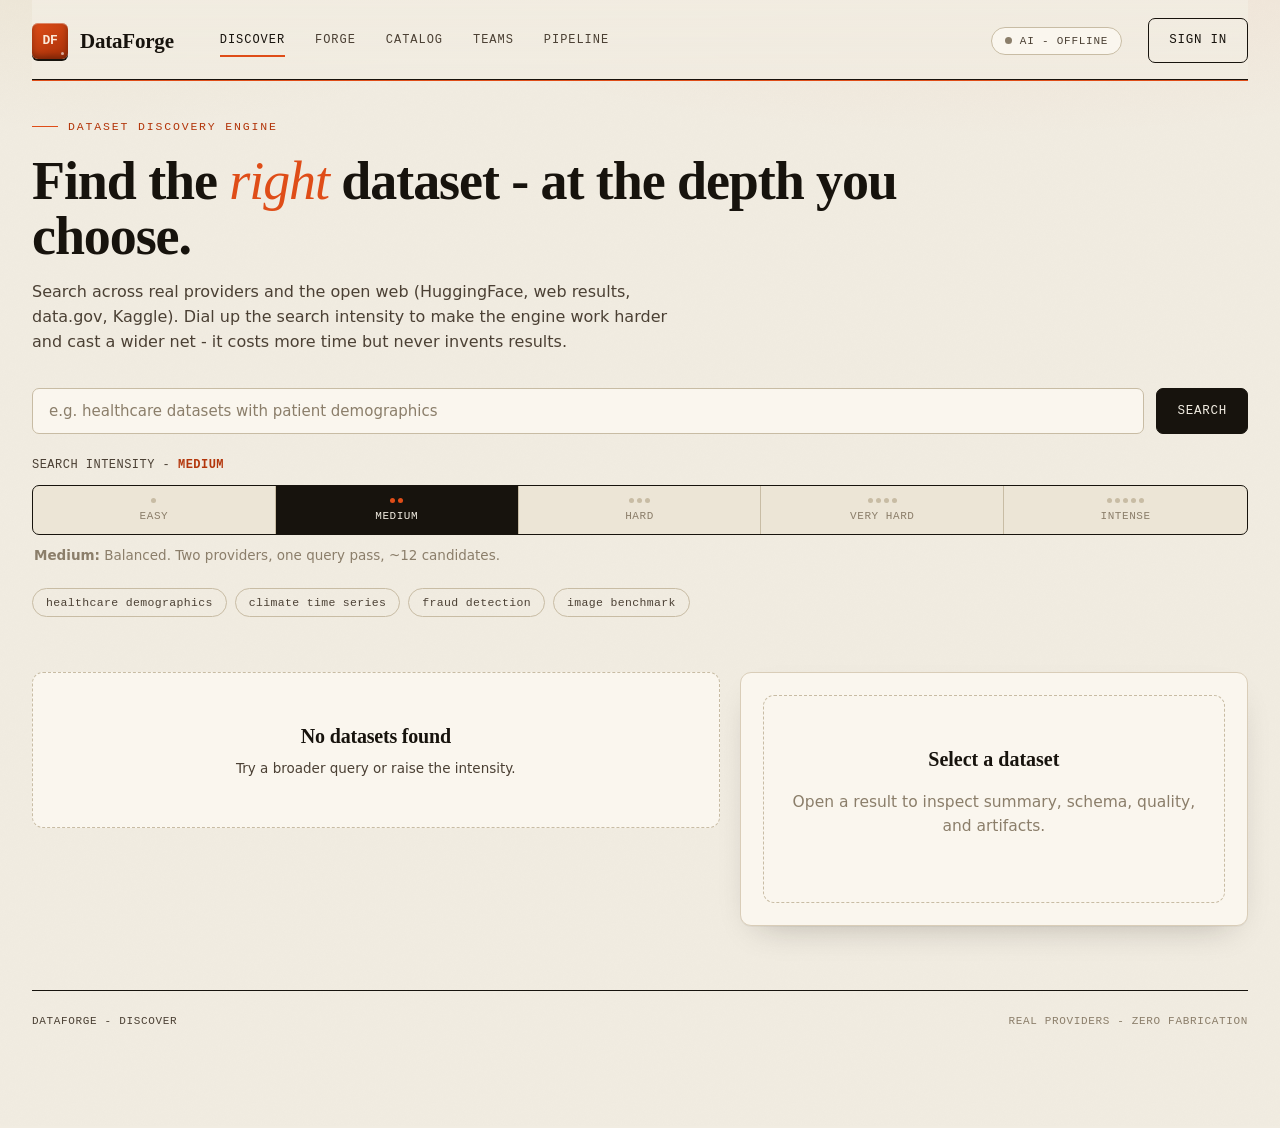
<file: frontend/index.html>
<!doctype html>
<html lang="en">
  <head>
    <meta charset="utf-8" />
    <meta name="viewport" content="width=device-width, initial-scale=1" />
    <title>DataForge - Discover</title>
    <meta name="description" content="Discover datasets across real providers with tunable search intensity." />
    <!-- Point the frontend at your API (defaults to same-origin /api). -->
    <meta name="dataforge-api-base" content="http://127.0.0.1:8000" />
    <link rel="stylesheet" href="styles.css" />
  </head>
  <body data-page="discover">
    <div class="app-shell">
      <header class="topbar">
        <a class="brand" href="index.html" aria-label="DataForge home">
          <span class="brand-mark" aria-hidden="true">DF</span><span>DataForge</span>
        </a>
        <nav class="nav" aria-label="Primary">
          <a href="index.html" aria-current="page">Discover</a>
          <a href="forge.html">Forge</a>
          <a href="catalog.html">Catalog</a>
          <a href="teams.html">Teams</a>
          <a href="pipeline.html">Pipeline</a>
        </nav>
        <button class="provider" id="providerStatus" data-mode="offline" type="button">AI - Offline</button>
        <div class="account" id="accountBox"></div>
      </header>

      <main>
        <section class="page-head">
          <span class="eyebrow">Dataset discovery engine</span>
          <h1>Find the <em>right</em> dataset - at the depth you choose.</h1>
          <p>Search across real providers and the open web (HuggingFace, web results, data.gov, Kaggle). Dial up the search intensity to make the engine work harder and cast a wider net - it costs more time but never invents results.</p>
        </section>

        <form class="cmdbar" id="searchForm">
          <label class="sr-only" for="searchQuery">Search datasets</label>
          <input id="searchQuery" type="search" placeholder="e.g. healthcare datasets with patient demographics" autocomplete="off" />
          <button class="button primary" type="submit">Search</button>
        </form>

        <section class="intensity" aria-label="Search intensity">
          <div class="intensity-label">Search intensity - <b id="intensityName">Medium</b></div>
          <div class="intensity-track" id="intensityTrack" role="group" aria-label="Choose search intensity">
            <button type="button" class="intensity-step" data-level="easy" aria-pressed="false"><span class="dots"><i></i></span>Easy</button>
            <button type="button" class="intensity-step" data-level="medium" aria-pressed="true"><span class="dots"><i></i><i></i></span>Medium</button>
            <button type="button" class="intensity-step" data-level="hard" aria-pressed="false"><span class="dots"><i></i><i></i><i></i></span>Hard</button>
            <button type="button" class="intensity-step" data-level="very_hard" aria-pressed="false"><span class="dots"><i></i><i></i><i></i><i></i></span>Very Hard</button>
            <button type="button" class="intensity-step" data-level="intense" aria-pressed="false"><span class="dots"><i></i><i></i><i></i><i></i><i></i></span>Intense</button>
          </div>
          <p class="intensity-hint" id="intensityHint"></p>
        </section>

        <div class="chips" id="promptChips">
          <button class="chip" data-prompt="healthcare datasets with patient demographics">healthcare demographics</button>
          <button class="chip" data-prompt="climate and weather time series">climate time series</button>
          <button class="chip" data-prompt="financial fraud detection">fraud detection</button>
          <button class="chip" data-prompt="image classification benchmark">image benchmark</button>
        </div>

        <p class="status-line" id="statusLine"></p>

        <section class="split">
          <div class="results" id="resultsList"></div>
          <aside class="panel detail" id="detailsPane"></aside>
        </section>
      </main>

      <footer class="foot">
        <span>DataForge - Discover</span>
        <span>Real providers - zero fabrication</span>
      </footer>
    </div>

    <div class="toast" id="toast" role="status"></div>
    <script src="config.js"></script>
    <script src="api-client.js"></script>
    <script src="app.js" defer></script>
  </body>
</html>
</file>
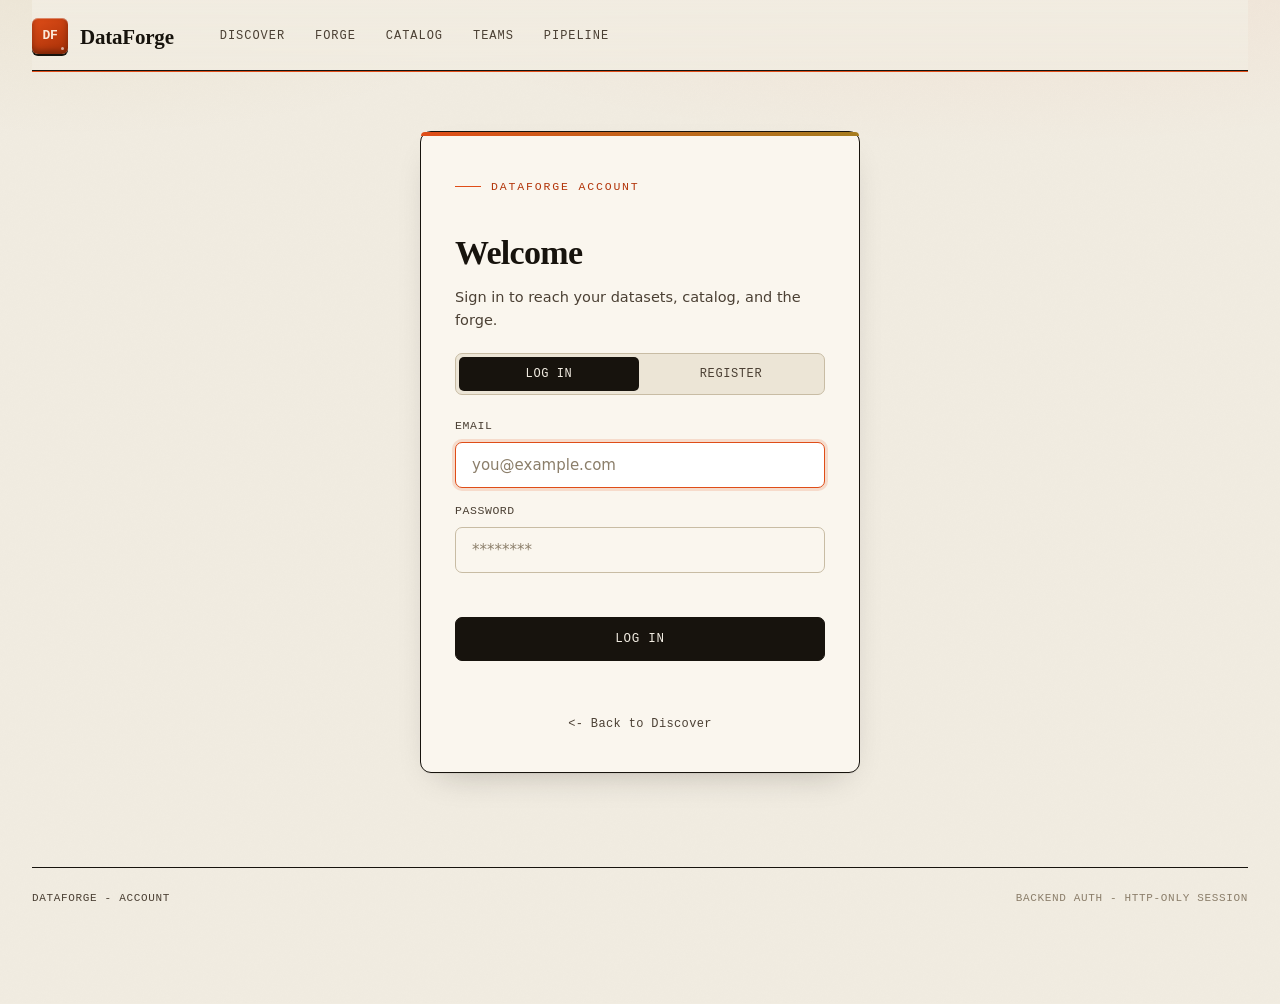
<file: frontend/auth.html>
<!doctype html>
<html lang="en">
  <head>
    <meta charset="utf-8" />
    <meta name="viewport" content="width=device-width, initial-scale=1" />
    <title>DataForge - Sign in</title>
    <meta name="description" content="Sign in or create a DataForge account to forge and manage your own datasets." />
    <meta name="dataforge-api-base" content="http://127.0.0.1:8000" />
    <link rel="stylesheet" href="styles.css" />
  </head>
  <body data-page="auth">
    <div class="app-shell">
      <header class="topbar">
        <a class="brand" href="index.html" aria-label="DataForge home">
          <span class="brand-mark" aria-hidden="true">DF</span><span>DataForge</span>
        </a>
        <nav class="nav" aria-label="Primary">
          <a href="index.html">Discover</a>
          <a href="forge.html">Forge</a>
          <a href="catalog.html">Catalog</a>
          <a href="teams.html">Teams</a>
          <a href="pipeline.html">Pipeline</a>
        </nav>
        <div class="account" id="accountBox"></div>
      </header>

      <main>
        <section class="auth-wrap">
          <div class="auth-card">
            <span class="eyebrow">DataForge account</span>
            <h1 class="auth-title">Welcome</h1>
            <p class="auth-subtitle" id="authSubtitle"></p>

            <div class="auth-tabs" role="tablist" aria-label="Authentication mode">
              <button class="auth-tab" id="tabLogin" type="button" role="tab" aria-pressed="true">Log in</button>
              <button class="auth-tab" id="tabRegister" type="button" role="tab" aria-pressed="false">Register</button>
            </div>

            <form class="auth-form" id="authForm" novalidate>
              <div class="field">
                <label for="authEmail">Email</label>
                <input id="authEmail" type="email" autocomplete="username" placeholder="you@example.com" />
              </div>
              <div class="field">
                <label for="authPassword">Password</label>
                <input id="authPassword" type="password" autocomplete="current-password" placeholder="********" />
              </div>
              <p class="auth-hint" id="authHint"></p>
              <button class="button primary auth-submit" id="authSubmit" type="submit">Log in</button>
              <p class="auth-message" id="authMessage" role="status"></p>
            </form>

            <p class="auth-foot"><a href="index.html">&lt;- Back to Discover</a></p>
          </div>
        </section>
      </main>

      <footer class="foot">
        <span>DataForge - Account</span>
        <span>Backend auth - HTTP-only session</span>
      </footer>
    </div>

    <div class="toast" id="toast" role="status"></div>
    <script src="config.js"></script>
    <script src="api-client.js"></script>
    <script src="app.js" defer></script>
  </body>
</html>
</file>
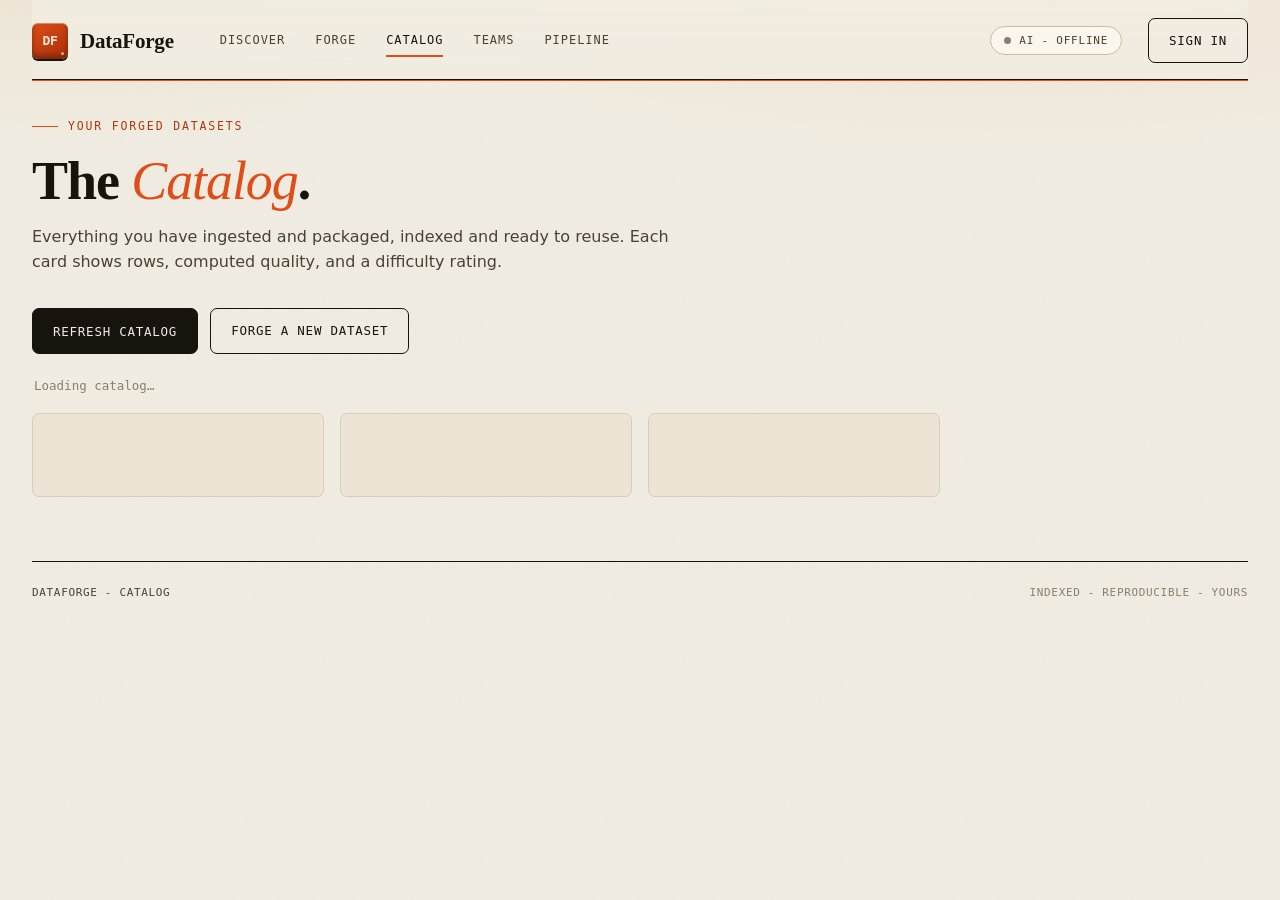
<file: frontend/catalog.html>
<!doctype html>
<html lang="en">
  <head>
    <meta charset="utf-8" />
    <meta name="viewport" content="width=device-width, initial-scale=1" />
    <title>DataForge - Catalog</title>
    <meta name="description" content="Browse datasets you have forged and indexed." />
    <meta name="dataforge-api-base" content="http://127.0.0.1:8000" />
    <link rel="stylesheet" href="styles.css" />
  </head>
  <body data-page="catalog">
    <div class="app-shell">
      <header class="topbar">
        <a class="brand" href="index.html" aria-label="DataForge home">
          <span class="brand-mark" aria-hidden="true">DF</span><span>DataForge</span>
        </a>
        <nav class="nav" aria-label="Primary">
          <a href="index.html">Discover</a>
          <a href="forge.html">Forge</a>
          <a href="catalog.html" aria-current="page">Catalog</a>
          <a href="teams.html">Teams</a>
          <a href="pipeline.html">Pipeline</a>
        </nav>
        <button class="provider" id="providerStatus" data-mode="offline" type="button">AI - Offline</button>
        <div class="account" id="accountBox"></div>
      </header>

      <main>
        <section class="page-head">
          <span class="eyebrow">Your forged datasets</span>
          <h1>The <em>Catalog</em>.</h1>
          <p>Everything you have ingested and packaged, indexed and ready to reuse. Each card shows rows, computed quality, and a difficulty rating.</p>
        </section>

        <div class="cmdbar">
          <button class="button primary" id="refreshCatalogButton" type="button">Refresh catalog</button>
          <a class="button ghost" href="forge.html">Forge a new dataset</a>
        </div>

        <p class="status-line" id="statusLine"></p>
        <section class="card-grid" id="catalogGrid"></section>
      </main>

      <footer class="foot">
        <span>DataForge - Catalog</span>
        <span>Indexed - reproducible - yours</span>
      </footer>
    </div>

    <div class="toast" id="toast" role="status"></div>
    <script src="config.js"></script>
    <script src="api-client.js"></script>
    <script src="app.js" defer></script>
  </body>
</html>
</file>
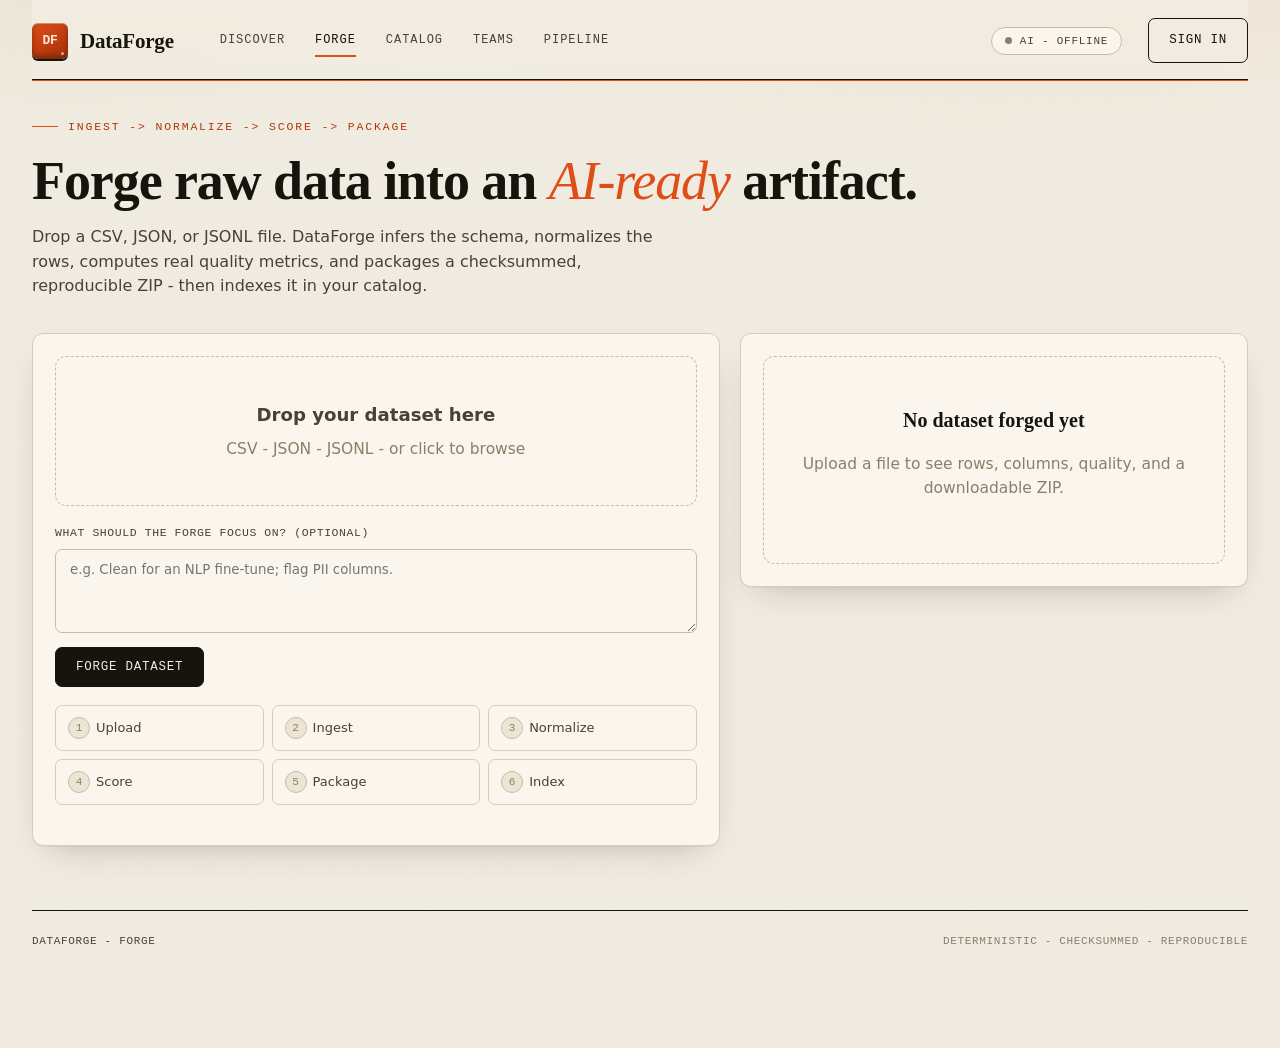
<file: frontend/forge.html>
<!doctype html>
<html lang="en">
  <head>
    <meta charset="utf-8" />
    <meta name="viewport" content="width=device-width, initial-scale=1" />
    <title>DataForge - Forge</title>
    <meta name="description" content="Upload raw data and forge it into a normalized, scored, packaged dataset." />
    <meta name="dataforge-api-base" content="http://127.0.0.1:8000" />
    <link rel="stylesheet" href="styles.css" />
  </head>
  <body data-page="forge">
    <div class="app-shell">
      <header class="topbar">
        <a class="brand" href="index.html" aria-label="DataForge home">
          <span class="brand-mark" aria-hidden="true">DF</span><span>DataForge</span>
        </a>
        <nav class="nav" aria-label="Primary">
          <a href="index.html">Discover</a>
          <a href="forge.html" aria-current="page">Forge</a>
          <a href="catalog.html">Catalog</a>
          <a href="teams.html">Teams</a>
          <a href="pipeline.html">Pipeline</a>
        </nav>
        <button class="provider" id="providerStatus" data-mode="offline" type="button">AI - Offline</button>
        <div class="account" id="accountBox"></div>
      </header>

      <main>
        <section class="page-head">
          <span class="eyebrow">Ingest -> normalize -> score -> package</span>
          <h1>Forge raw data into an <em>AI-ready</em> artifact.</h1>
          <p>Drop a CSV, JSON, or JSONL file. DataForge infers the schema, normalizes the rows, computes real quality metrics, and packages a checksummed, reproducible ZIP - then indexes it in your catalog.</p>
        </section>

        <div class="split">
          <form class="panel" id="uploadForm">
            <label class="dropzone" id="dropZone" for="datasetFile">
              <h3>Drop your dataset here</h3>
              <p id="dropHint">CSV - JSON - JSONL - or click to browse</p>
              <input id="datasetFile" type="file" accept=".csv,.json,.jsonl,.txt" />
            </label>
            <div class="field">
              <label for="uploadRequest">What should the forge focus on? (optional)</label>
              <textarea id="uploadRequest" placeholder="e.g. Clean for an NLP fine-tune; flag PII columns."></textarea>
            </div>
            <button class="button primary" type="submit" id="processBtn">Forge dataset</button>
            <div class="stepper" id="uploadStepper">
              <div>Upload</div><div>Ingest</div><div>Normalize</div><div>Score</div><div>Package</div><div>Index</div>
            </div>
          </form>
          <aside class="panel" id="uploadResult">
            <div class="empty-state"><h3>No dataset forged yet</h3><p>Upload a file to see rows, columns, quality, and a downloadable ZIP.</p></div>
          </aside>
        </div>
      </main>

      <footer class="foot">
        <span>DataForge - Forge</span>
        <span>Deterministic - checksummed - reproducible</span>
      </footer>
    </div>

    <div class="toast" id="toast" role="status"></div>
    <script src="config.js"></script>
    <script src="api-client.js"></script>
    <script src="app.js" defer></script>
  </body>
</html>
</file>
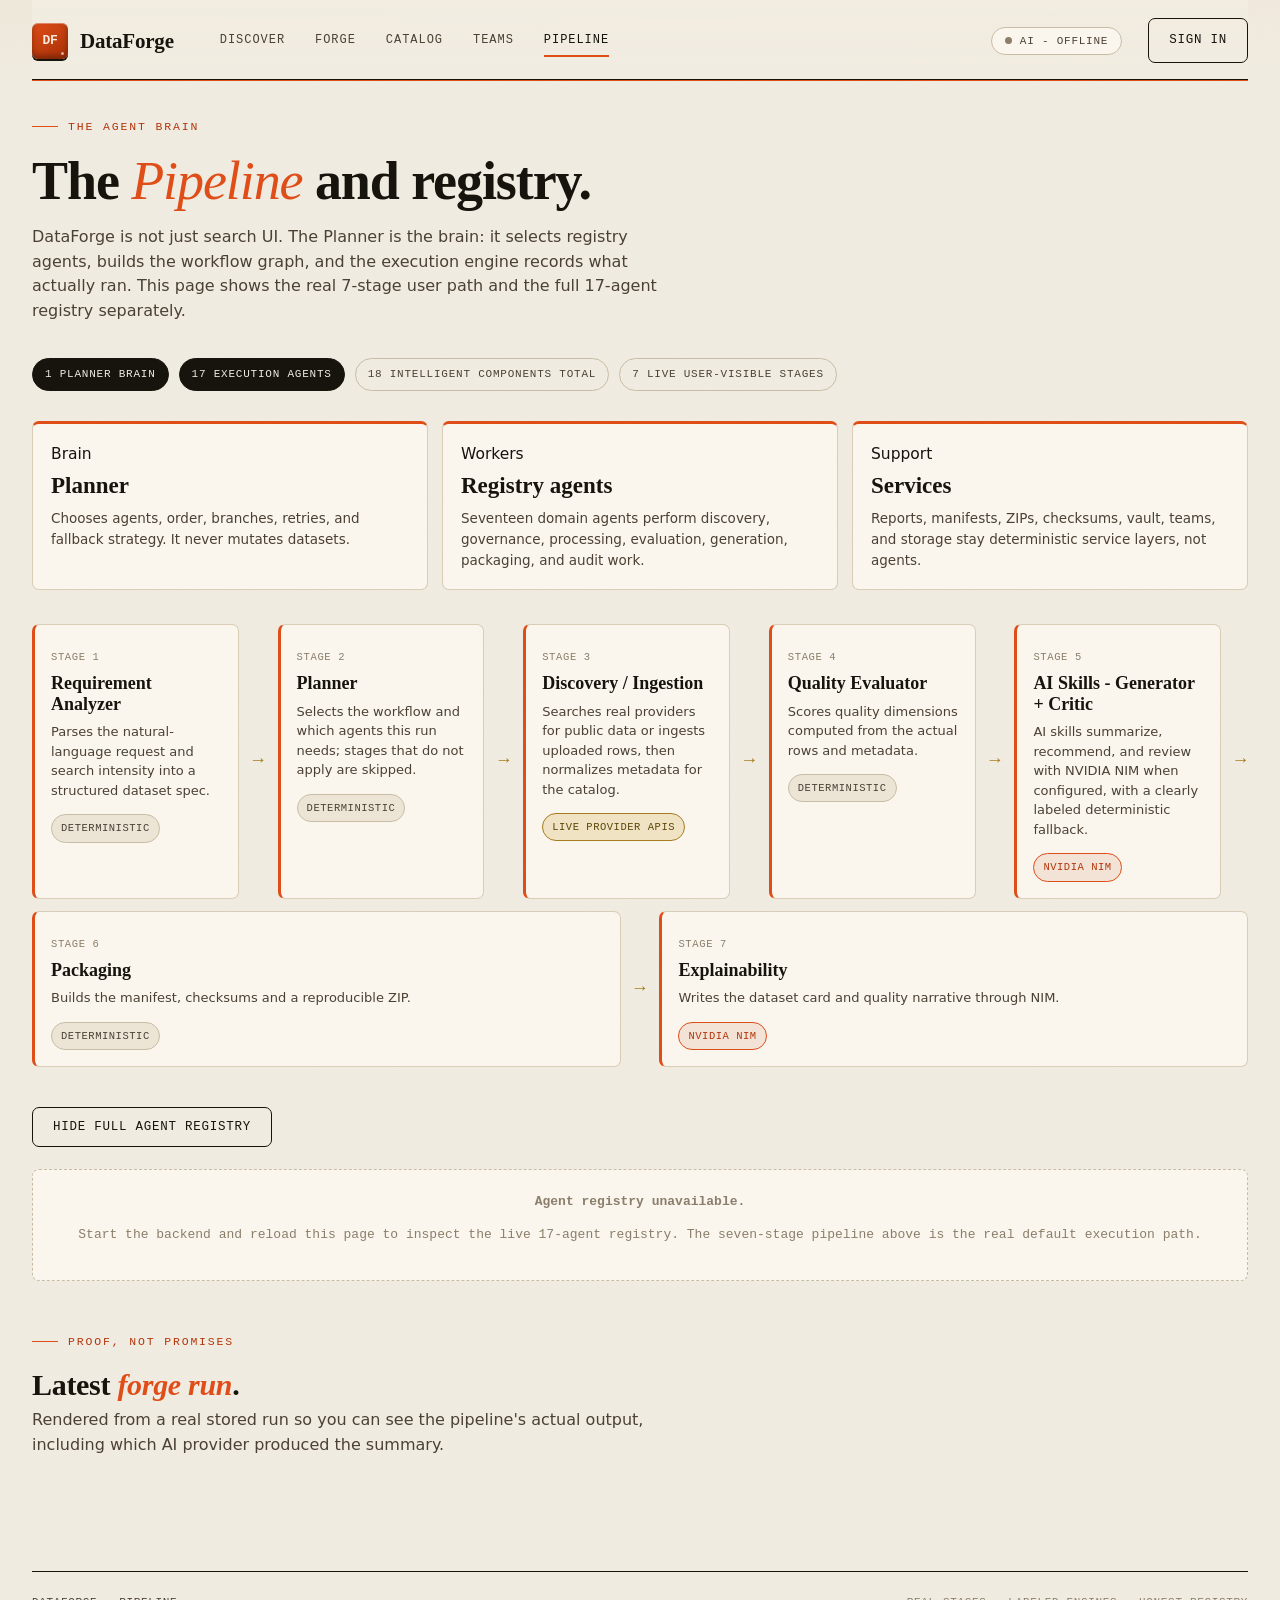
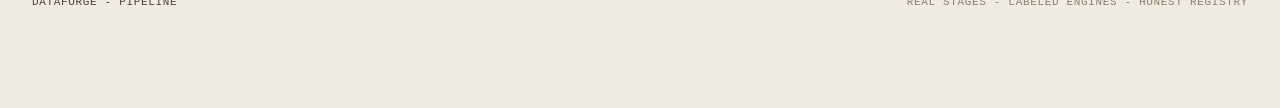
<file: frontend/pipeline.html>
<!doctype html>
<html lang="en">
  <head>
    <meta charset="utf-8" />
    <meta name="viewport" content="width=device-width, initial-scale=1" />
    <title>DataForge - Pipeline</title>
    <meta name="description" content="The DataForge agent brain: the live execution pipeline and the full agent registry." />
    <meta name="dataforge-api-base" content="http://127.0.0.1:8000" />
    <link rel="stylesheet" href="styles.css" />
  </head>
  <body data-page="pipeline">
    <div class="app-shell">
      <header class="topbar">
        <a class="brand" href="index.html" aria-label="DataForge home">
          <span class="brand-mark" aria-hidden="true">DF</span><span>DataForge</span>
        </a>
        <nav class="nav" aria-label="Primary">
          <a href="index.html">Discover</a>
          <a href="forge.html">Forge</a>
          <a href="catalog.html">Catalog</a>
          <a href="teams.html">Teams</a>
          <a href="pipeline.html" aria-current="page">Pipeline</a>
        </nav>
        <button class="provider" id="providerStatus" data-mode="offline" type="button">AI - Offline</button>
        <div class="account" id="accountBox"></div>
      </header>

      <main>
        <section class="page-head">
          <span class="eyebrow">The agent brain</span>
          <h1>The <em>Pipeline</em> and registry.</h1>
          <p>DataForge is not just search UI. The Planner is the brain: it selects registry agents, builds the workflow graph, and the execution engine records what actually ran. This page shows the real 7-stage user path and the full 17-agent registry separately.</p>
        </section>

        <div class="pipe-meta">
          <span class="pipe-chip">1 Planner brain</span>
          <span class="pipe-chip">17 execution agents</span>
          <span class="pipe-chip ghost">18 intelligent components total</span>
          <span class="pipe-chip ghost">7 live user-visible stages</span>
        </div>

        <section class="brain-grid" aria-label="Architecture split">
          <article class="brain-card">
            <span class="num">Brain</span>
            <h3>Planner</h3>
            <p>Chooses agents, order, branches, retries, and fallback strategy. It never mutates datasets.</p>
          </article>
          <article class="brain-card">
            <span class="num">Workers</span>
            <h3>Registry agents</h3>
            <p>Seventeen domain agents perform discovery, governance, processing, evaluation, generation, packaging, and audit work.</p>
          </article>
          <article class="brain-card">
            <span class="num">Support</span>
            <h3>Services</h3>
            <p>Reports, manifests, ZIPs, checksums, vault, teams, and storage stay deterministic service layers, not agents.</p>
          </article>
        </section>

        <section class="pipe-flow" id="pipelineFlow"></section>

        <div class="cmdbar">
          <button class="button ghost" id="registryToggle" type="button" aria-expanded="true">Hide full agent registry</button>
        </div>
        <section class="registry" id="registryPanel"></section>

        <section class="page-head">
          <span class="eyebrow">Proof, not promises</span>
          <h2>Latest <em>forge run</em>.</h2>
          <p>Rendered from a real stored run so you can see the pipeline's actual output, including which AI provider produced the summary.</p>
        </section>
        <p class="status-line" id="statusLine"></p>
        <section id="latestRun"></section>
      </main>

      <footer class="foot">
        <span>DataForge - Pipeline</span>
        <span>Real stages - labeled engines - honest registry</span>
      </footer>
    </div>

    <div class="toast" id="toast" role="status"></div>
    <script src="config.js"></script>
    <script src="api-client.js"></script>
    <script src="app.js"></script>
  </body>
</html>
</file>
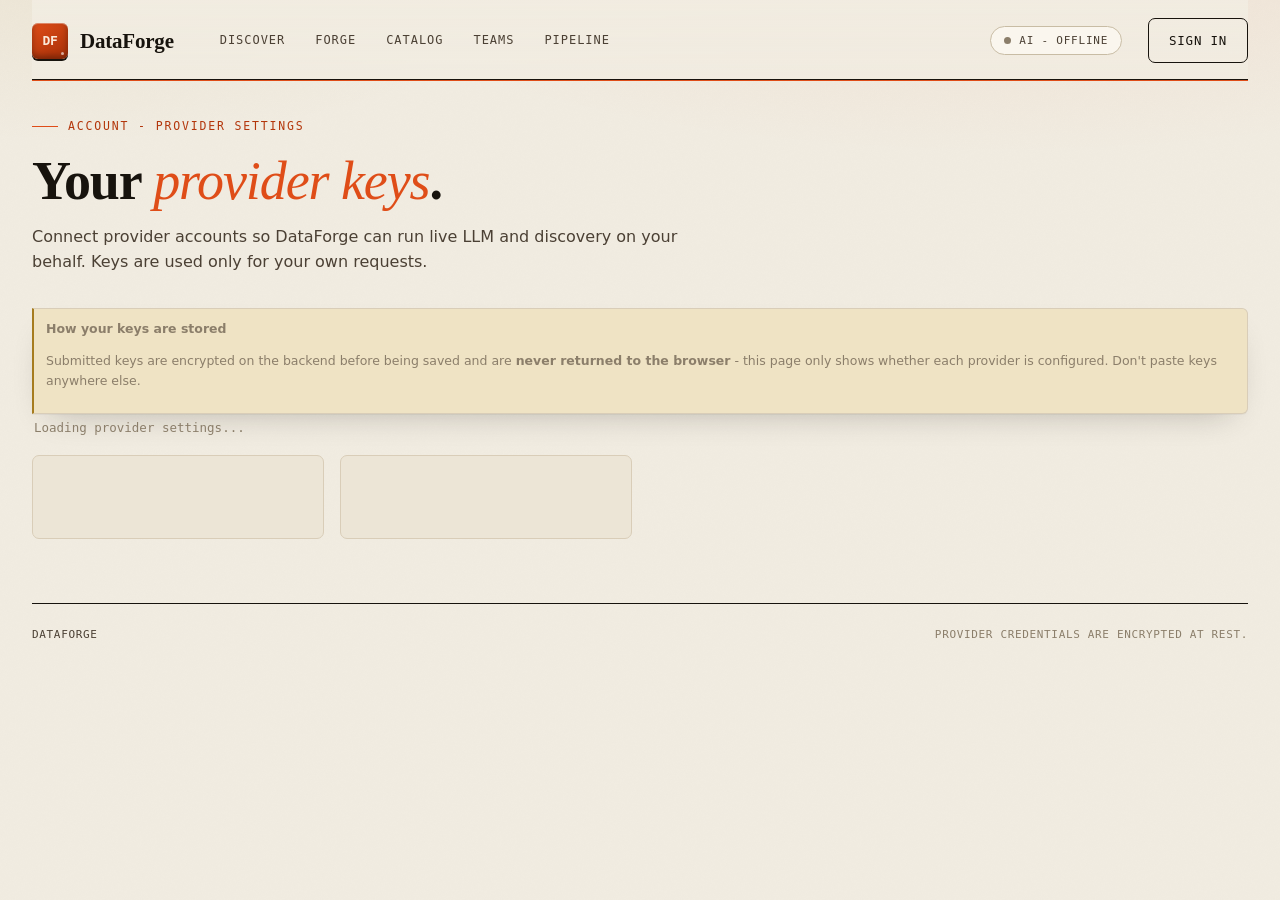
<file: frontend/settings.html>
<!doctype html>
<html lang="en">
  <head>
    <meta charset="utf-8" />
    <meta name="viewport" content="width=device-width, initial-scale=1" />
    <title>DataForge - Settings</title>
    <meta name="description" content="Manage your provider API keys. Stored encrypted on the server, never shown again." />
    <meta name="dataforge-api-base" content="http://127.0.0.1:8000" />
    <link rel="stylesheet" href="styles.css" />
  </head>
  <body data-page="settings">
    <div class="app-shell">
      <header class="topbar">
        <a class="brand" href="index.html" aria-label="DataForge home">
          <span class="brand-mark" aria-hidden="true">DF</span><span>DataForge</span>
        </a>
        <nav class="nav" aria-label="Primary">
          <a href="index.html">Discover</a>
          <a href="forge.html">Forge</a>
          <a href="catalog.html">Catalog</a>
          <a href="teams.html">Teams</a>
          <a href="pipeline.html">Pipeline</a>
        </nav>
        <button class="provider" id="providerStatus" data-mode="offline" type="button">AI - Offline</button>
        <div class="account" id="accountBox"></div>
      </header>

      <main>
        <section class="page-head">
          <span class="eyebrow">Account - Provider settings</span>
          <h1>Your <em>provider keys</em>.</h1>
          <p>Connect provider accounts so DataForge can run live LLM and discovery on your behalf. Keys are used only for your own requests.</p>
        </section>

        <div class="panel security-note">
          <strong>How your keys are stored</strong>
          <p>Submitted keys are encrypted on the backend before being saved and are <strong>never returned to the browser</strong> - this page only shows whether each provider is configured. Don't paste keys anywhere else.</p>
        </div>

        <p class="status-line" id="statusLine"></p>
        <section class="provider-grid" id="providerList"></section>
      </main>

      <footer class="footer">
        <span>DataForge</span>
        <span class="muted">Provider credentials are encrypted at rest.</span>
      </footer>
    </div>

    <div class="toast" id="toast" role="status" aria-live="polite"></div>

    <script src="config.js"></script>
    <script src="api-client.js"></script>
    <script src="app.js" defer></script>
  </body>
</html>
</file>
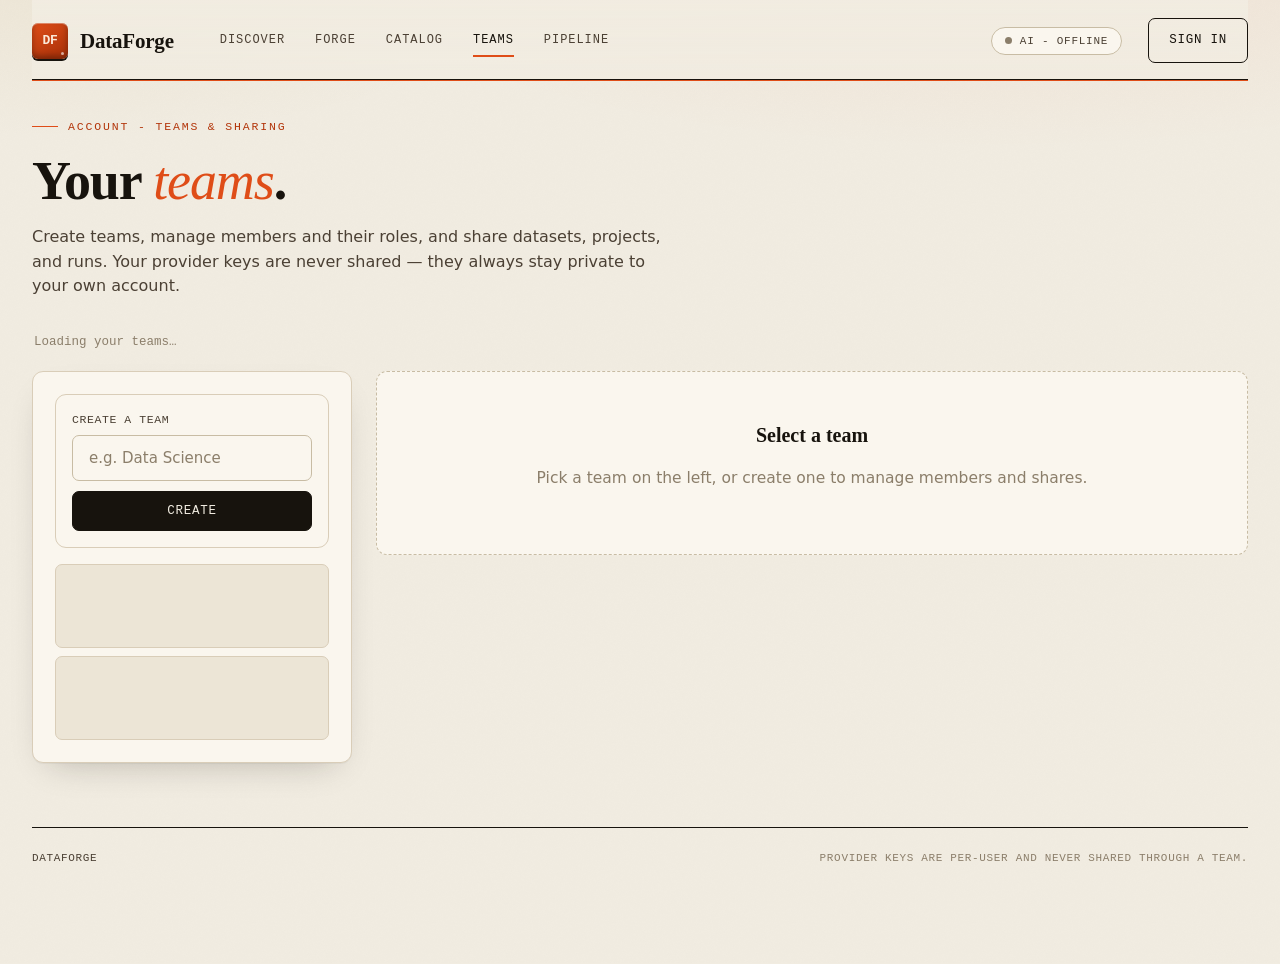
<file: frontend/teams.html>
<!doctype html>
<html lang="en">
  <head>
    <meta charset="utf-8" />
    <meta name="viewport" content="width=device-width, initial-scale=1" />
    <title>DataForge - Teams</title>
    <meta name="description" content="Create teams, manage members and roles, and share datasets, projects, and runs. Provider keys always stay private to each user." />
    <meta name="dataforge-api-base" content="http://127.0.0.1:8000" />
    <link rel="stylesheet" href="styles.css" />
  </head>
  <body data-page="teams">
    <div class="app-shell">
      <header class="topbar">
        <a class="brand" href="index.html" aria-label="DataForge home">
          <span class="brand-mark" aria-hidden="true">DF</span><span>DataForge</span>
        </a>
        <nav class="nav" aria-label="Primary">
          <a href="index.html">Discover</a>
          <a href="forge.html">Forge</a>
          <a href="catalog.html">Catalog</a>
          <a href="teams.html" aria-current="page">Teams</a>
          <a href="pipeline.html">Pipeline</a>
        </nav>
        <button class="provider" id="providerStatus" data-mode="offline" type="button">AI - Offline</button>
        <div class="account" id="accountBox"></div>
      </header>

      <main>
        <section class="page-head">
          <span class="eyebrow">Account - Teams &amp; sharing</span>
          <h1>Your <em>teams</em>.</h1>
          <p>Create teams, manage members and their roles, and share datasets, projects, and runs. Your provider keys are never shared &mdash; they always stay private to your own account.</p>
        </section>

        <p class="status-line" id="statusLine"></p>

        <div class="teams-layout">
          <aside class="panel team-sidebar">
            <form id="newTeamForm" class="team-create" autocomplete="off">
              <div class="field">
                <label for="newTeamName">Create a team</label>
                <input id="newTeamName" type="text" placeholder="e.g. Data Science" maxlength="80" />
              </div>
              <button class="button primary" id="createTeamBtn" type="submit">Create</button>
            </form>
            <div class="team-list" id="teamList"></div>
          </aside>

          <section class="team-detail" id="teamDetail">
            <div class="empty-state">
              <h3>Select a team</h3>
              <p>Pick a team on the left, or create one to manage members and shares.</p>
            </div>
          </section>
        </div>
      </main>

      <footer class="footer">
        <span>DataForge</span>
        <span class="muted">Provider keys are per-user and never shared through a team.</span>
      </footer>
    </div>

    <div class="toast" id="toast" role="status" aria-live="polite"></div>

    <script src="config.js"></script>
    <script src="api-client.js"></script>
    <script src="app.js" defer></script>
  </body>
</html>
</file>
<file: frontend/styles.css>
/* ====================================================================== *
   DATAFORGE - "Forge Atelier" identity
   Editorial + industrial. Warm paper, ink, molten ember, brass.
   High-contrast display serif (Fraunces) + grotesque UI + mono data.
   A deliberate break from the dark-neon "AI dashboard" template.
 * ====================================================================== */

/* Fonts are NOT fetched from the network (offline-friendly). The names below
   are used only if present on the system or self-hosted via @font-face; each
   stack degrades gracefully to high-quality system fonts.
   To get the exact display look, drop self-hosted woff2 files in /frontend/fonts
   and add @font-face rules here - no markup changes required. */

:root {
  /* surfaces */
  --paper: #f1ece1;          /* warm bone canvas */
  --paper-2: #faf6ee;        /* raised card */
  --paper-3: #ece5d6;        /* sunken / track */
  --ink: #17130d;            /* near-black, warm */
  --ink-2: #2a2218;
  --ink-soft: #4b4034;
  --muted: #8b7e6a;
  --line: #d9cdb8;           /* hairline */
  --line-strong: #c8bca4;

  /* brand */
  --ember: #df4d18;          /* molten orange - primary accent */
  --ember-deep: #b3360b;
  --ember-soft: #f3e2d6;
  --brass: #a67c1f;          /* forged gold - secondary */
  --brass-soft: #efe3c4;
  --steel: #211f24;          /* industrial dark block */
  --steel-2: #2c2a31;

  /* status */
  --green: #2f7d4f;
  --green-soft: #dcebe0;
  --red: #bb3a26;
  --red-soft: #f3ddd6;
  --blue: #2f5d7d;

  /* type */
  --display: "Fraunces", "Iowan Old Style", "Palatino Linotype", "Book Antiqua", Palatino, Georgia, "Times New Roman", serif;
  --ui: "Space Grotesk", "Segoe UI", system-ui, -apple-system, Roboto, "Helvetica Neue", Arial, sans-serif;
  --mono: "JetBrains Mono", "Cascadia Code", "Cascadia Mono", Consolas, ui-monospace, "SFMono-Regular", Menlo, monospace;

  /* geometry */
  --radius: 7px;
  --radius-lg: 11px;
  --shadow: 0 1px 0 rgba(23,19,13,.04), 0 14px 34px -18px rgba(23,19,13,.30);
  --shadow-sm: 0 8px 22px -16px rgba(23,19,13,.45);
  --ring: 0 0 0 3px rgba(223,77,24,.16);
}

* { box-sizing: border-box; }
html, body { margin: 0; padding: 0; }

body {
  font-family: var(--ui);
  color: var(--ink);
  background-color: var(--paper);
  /* faint forged-paper grain + a slow ember warmth at the top edge */
  background-image:
    radial-gradient(1200px 380px at 78% -8%, rgba(223,77,24,.07), transparent 60%),
    radial-gradient(900px 360px at 6% -6%, rgba(166,124,31,.07), transparent 55%),
    url("data:image/svg+xml,%3Csvg xmlns='http://www.w3.org/2000/svg' width='180' height='180'%3E%3Cfilter id='n'%3E%3CfeTurbulence type='fractalNoise' baseFrequency='0.9' numOctaves='2' stitchTiles='stitch'/%3E%3CfeColorMatrix type='saturate' values='0'/%3E%3C/filter%3E%3Crect width='100%25' height='100%25' filter='url(%23n)' opacity='0.025'/%3E%3C/svg%3E");
  min-height: 100vh;
  -webkit-font-smoothing: antialiased;
  text-rendering: optimizeLegibility;
  font-size: 15.5px;
  line-height: 1.55;
}

a { color: inherit; text-decoration: none; }
em { font-style: italic; }
.sr-only { position: absolute; width: 1px; height: 1px; overflow: hidden; clip: rect(0 0 0 0); }

::selection { background: var(--ember); color: #fff; }

input, button, textarea, select { font-family: inherit; }

/* ---------------------------------------------------------------- shell */
.app-shell {
  width: min(1680px, calc(100% - clamp(32px, 5vw, 96px)));
  margin: 0 auto;
  padding: 0 0 96px;
}

.topbar {
  position: sticky; top: 0; z-index: 40;
  display: flex; align-items: center; gap: 26px;
  flex-wrap: wrap;
  padding: 18px 0 16px;
  margin-bottom: 30px;
  background: linear-gradient(180deg, rgba(241,236,225,.96), rgba(241,236,225,.78));
  backdrop-filter: blur(8px);
  border-bottom: 1px solid var(--ink);
  box-shadow: 0 1px 0 0 var(--ember);   /* signature molten hairline under the rule */
}

.brand { display: flex; align-items: center; gap: 12px; font-family: var(--display); font-weight: 800; font-size: 21px; letter-spacing: -.01em; }
.brand span:last-child { padding-top: 2px; }
.brand-mark {
  display: grid; place-items: center; width: 36px; height: 36px; border-radius: 6px;
  font-family: var(--mono); font-size: 13px; font-weight: 700; color: #fbe9d9;
  background:
    linear-gradient(150deg, var(--ember) 0%, var(--ember-deep) 78%);
  box-shadow: inset 0 1px 0 rgba(255,255,255,.35), inset 0 -3px 6px rgba(0,0,0,.35), 0 2px 0 var(--ink);
  position: relative;
}
.brand-mark::after { /* forged rivet */
  content: ""; position: absolute; right: 4px; bottom: 4px; width: 3px; height: 3px; border-radius: 50%;
  background: rgba(255,255,255,.6);
}

.nav { display: flex; gap: 2px; margin-left: 6px; flex-wrap: wrap; }
.nav a {
  position: relative; padding: 8px 14px;
  font-family: var(--mono); font-size: 12px; font-weight: 500; letter-spacing: .08em; text-transform: uppercase;
  color: var(--ink-soft); transition: color .16s;
}
.nav a:hover { color: var(--ink); }
.nav a::after {
  content: ""; position: absolute; left: 14px; right: 14px; bottom: 1px; height: 2px;
  background: var(--ember); transform: scaleX(0); transform-origin: left; transition: transform .2s ease;
}
.nav a:hover::after { transform: scaleX(.5); }
.nav a[aria-current="page"] { color: var(--ink); }
.nav a[aria-current="page"]::after { transform: scaleX(1); }

/* AI provider status - a forged toggle, not a glowing pill */
.provider {
  margin-left: auto;
  font-family: var(--mono); font-size: 11px; font-weight: 500; letter-spacing: .07em; text-transform: uppercase;
  padding: 7px 13px; border-radius: 999px; cursor: pointer;
  color: var(--ink-soft); background: var(--paper-2);
  border: 1px solid var(--line-strong); transition: .16s;
  display: inline-flex; align-items: center; gap: 8px;
}
.provider::before { content: ""; width: 7px; height: 7px; border-radius: 50%; background: var(--muted); }
.provider:hover { border-color: var(--ink); color: var(--ink); }
.provider[data-mode="live"] { color: var(--ember-deep); border-color: var(--ember); background: var(--ember-soft); }
.provider[data-mode="live"]::before { background: var(--ember); box-shadow: 0 0 0 3px rgba(223,77,24,.18); }
.provider[data-mode="offline"]::before { background: var(--muted); }

/* account */
.account { display: flex; align-items: center; gap: 10px; flex-wrap: wrap; }
.account-email { font-family: var(--mono); font-size: 12px; color: var(--ink-soft); }
.account-btn, .account-link {
  font-family: var(--mono); font-size: 11.5px; letter-spacing: .05em; text-transform: uppercase;
  padding: 7px 13px; border-radius: var(--radius); cursor: pointer; transition: .16s;
  border: 1px solid var(--ink); background: var(--ink); color: var(--paper);
}
.account-link { background: transparent; color: var(--ink); }
.account-btn:hover { background: var(--ember); border-color: var(--ember); color: #fff; }
.account-link:hover { background: var(--ink); color: var(--paper); }

/* ---------------------------------------------------------- page header */
.page-head { margin: 18px 0 34px; max-width: 920px; }
.eyebrow {
  display: inline-flex; align-items: center; gap: 10px;
  font-family: var(--mono); font-size: 11.5px; font-weight: 500; letter-spacing: .16em; text-transform: uppercase;
  color: var(--ember-deep); margin-bottom: 18px;
}
.eyebrow::before { content: ""; width: 26px; height: 1px; background: var(--ember); display: inline-block; }
.page-head h1 {
  font-family: var(--display); font-weight: 800; font-size: clamp(34px, 5vw, 54px);
  line-height: 1.02; letter-spacing: -.02em; margin: 0 0 16px;
}
.page-head h1 em { font-family: var(--display); font-style: italic; font-weight: 500; color: var(--ember); }
.page-head p { font-size: 16px; color: var(--ink-soft); margin: 0; max-width: 64ch; }

/* ------------------------------------------------------------- buttons */
.button {
  font-family: var(--mono); font-size: 12.5px; font-weight: 500; letter-spacing: .06em; text-transform: uppercase;
  padding: 12px 20px; border-radius: var(--radius); cursor: pointer; transition: .16s; white-space: nowrap;
  border: 1px solid var(--ink); background: var(--paper-2); color: var(--ink);
}
.button:hover { transform: translateY(-1px); box-shadow: var(--shadow-sm); }
.button:active { transform: translateY(0); }
.button.primary {
  background: var(--ink); color: var(--paper); border-color: var(--ink);
}
.button.primary:hover { background: var(--ember); border-color: var(--ember); color: #fff; }
.button.ghost { background: transparent; }
.button.ghost:hover { border-color: var(--ember); color: var(--ember-deep); }
.button.danger, .danger { color: var(--red); border-color: var(--red); background: transparent; }
.button.danger:hover { background: var(--red); color: #fff; }
.hero-actions { display: flex; gap: 12px; flex-wrap: wrap; margin-top: 8px; }

/* ------------------------------------------------------ command / search */
.cmdbar { display: flex; gap: 12px; margin: 0 0 22px; }
.cmdbar input,
input[type="search"], input[type="text"], input[type="email"], input[type="password"] {
  flex: 1; width: 100%;
  font-size: 15px; color: var(--ink);
  padding: 13px 16px; border-radius: var(--radius);
  background: var(--paper-2); border: 1px solid var(--line-strong); outline: none; transition: .16s;
}
.cmdbar input::placeholder, input::placeholder { color: var(--muted); }
input:focus { border-color: var(--ember); box-shadow: var(--ring); background: #fff; }

/* ----------------------------------------------------- search intensity */
.intensity { margin: 0 0 22px; }
.intensity-label { font-family: var(--mono); font-size: 12px; letter-spacing: .04em; text-transform: uppercase; color: var(--ink-soft); margin-bottom: 10px; }
.intensity-label b { color: var(--ember-deep); }
.intensity-track {
  display: grid; grid-template-columns: repeat(5, 1fr); gap: 0;
  border: 1px solid var(--ink); border-radius: var(--radius); overflow: hidden; background: var(--paper-3);
}
.intensity-step {
  display: flex; flex-direction: column; align-items: center; gap: 7px;
  padding: 12px 8px; cursor: pointer; border: none; background: transparent;
  font-family: var(--mono); font-size: 11px; letter-spacing: .05em; text-transform: uppercase; color: var(--muted);
  border-right: 1px solid var(--line-strong); transition: .16s;
}
.intensity-step:last-child { border-right: none; }
.intensity-step:hover { background: var(--paper-2); color: var(--ink); }
.intensity-step .dots { display: flex; gap: 3px; }
.intensity-step .dots i { width: 5px; height: 5px; border-radius: 50%; background: var(--line-strong); transition: .16s; }
.intensity-step[aria-pressed="true"] { background: var(--ink); color: var(--paper); }
.intensity-step[aria-pressed="true"] .dots i { background: var(--ember); }
.intensity-hint { font-size: 13.5px; color: var(--muted); margin: 10px 2px 0; min-height: 1.2em; }

/* ------------------------------------------------------------- chips */
.chips { display: flex; gap: 8px; flex-wrap: wrap; margin: 0 0 22px; }
.chip {
  font-family: var(--mono); font-size: 11.5px; letter-spacing: .03em;
  padding: 7px 13px; border-radius: 999px; cursor: pointer; transition: .16s;
  background: transparent; border: 1px solid var(--line-strong); color: var(--ink-soft);
}
.chip:hover { border-color: var(--ember); color: var(--ember-deep); background: var(--ember-soft); }

.status-line { font-family: var(--mono); font-size: 12.5px; color: var(--muted); margin: 4px 2px 18px; min-height: 1.2em; }

/* ------------------------------------------------------------- panels */
.panel {
  background: var(--paper-2); border: 1px solid var(--line); border-radius: var(--radius-lg);
  padding: 22px; box-shadow: var(--shadow);
  min-width: 0;
}
.split { display: grid; grid-template-columns: minmax(0, 1.15fr) minmax(320px, .85fr); gap: 20px; align-items: start; }
@media (max-width: 900px) { .split { grid-template-columns: 1fr; } }
.results { display: flex; flex-direction: column; gap: 12px; }
.detail { position: sticky; top: 96px; }

/* result + catalog cards - squared, hairline, top tick */
.result-card, .catalog-card, .provider-card {
  position: relative; background: var(--paper-2);
  border: 1px solid var(--line); border-radius: var(--radius);
  padding: 18px 18px 16px; cursor: pointer; transition: .16s; overflow: hidden;
}
.result-card::before, .catalog-card::before {
  content: ""; position: absolute; left: 0; top: 0; bottom: 0; width: 3px;
  background: var(--ink); transform: scaleY(0); transform-origin: top; transition: transform .2s ease;
}
.result-card:hover, .catalog-card:hover, .provider-card:hover {
  border-color: var(--ink); transform: translateY(-2px); box-shadow: var(--shadow);
}
.result-card:hover::before, .catalog-card:hover::before,
.result-card.active::before { background: var(--ember); transform: scaleY(1); }
.result-card.active { border-color: var(--ember); }
.result-top { display: flex; align-items: flex-start; justify-content: space-between; gap: 12px; margin-bottom: 6px; }
.result-card h3, .catalog-card h3 { font-family: var(--display); font-weight: 600; font-size: 18px; margin: 0 0 4px; letter-spacing: -.01em; }
.result-card p, .catalog-card p { font-size: 13.5px; color: var(--ink-soft); margin: 6px 0 0; }

.score {
  font-family: var(--mono); font-weight: 700; font-size: 13px;
  color: var(--ember-deep); white-space: nowrap;
}
.meta-row { display: flex; flex-wrap: wrap; gap: 8px 14px; margin-top: 12px; font-family: var(--mono); font-size: 11.5px; color: var(--muted); letter-spacing: .03em; }

/* tags & pills */
.tag {
  display: inline-flex; align-items: center; font-family: var(--mono); font-size: 10.5px; letter-spacing: .05em; text-transform: uppercase;
  padding: 3px 9px; border-radius: 4px; background: var(--paper-3); color: var(--ink-soft); border: 1px solid var(--line-strong);
}
.pill {
  display: inline-flex; align-items: center; gap: 6px; font-family: var(--mono); font-size: 11px; letter-spacing: .04em; text-transform: uppercase;
  padding: 4px 10px; border-radius: 999px; background: var(--paper-3); color: var(--ink-soft); border: 1px solid var(--line-strong);
}
.pill.ok { color: var(--green); border-color: rgba(47,125,79,.4); background: var(--green-soft); }

/* detail sections / schema / metrics */
.detail-section { padding: 16px 0; border-top: 1px solid var(--line); }
.detail-section:first-child { border-top: none; padding-top: 0; }
.section-title { display: flex; align-items: baseline; justify-content: space-between; gap: 12px; margin-bottom: 14px; flex-wrap: wrap; }
.section-title h3, .detail-section h3 {
  font-family: var(--mono); font-size: 11.5px; font-weight: 500; letter-spacing: .14em; text-transform: uppercase; color: var(--ember-deep); margin: 0;
}
.schema-list { display: flex; flex-direction: column; gap: 6px; }
.schema-row { display: flex; justify-content: space-between; gap: 10px; font-family: var(--mono); font-size: 12.5px; padding: 7px 10px; background: var(--paper-3); border-radius: 5px; }
.schema-row span:last-child { color: var(--muted); }
.metric-grid { display: grid; grid-template-columns: repeat(auto-fit, minmax(110px, 1fr)); gap: 10px; }
.metric { padding: 12px; border: 1px solid var(--line); border-radius: var(--radius); background: var(--paper); }
.metric b { display: block; font-family: var(--display); font-size: 24px; font-weight: 800; color: var(--ink); }
.metric span { font-family: var(--mono); font-size: 10.5px; letter-spacing: .06em; text-transform: uppercase; color: var(--muted); }
.artifact-links { display: flex; flex-direction: column; gap: 8px; }
.artifact-links a { font-family: var(--mono); font-size: 12.5px; color: var(--ember-deep); border-bottom: 1px solid transparent; width: fit-content; }
.artifact-links a:hover { border-color: var(--ember); }
.source-link {
  display: inline-flex;
  width: fit-content;
  align-items: center;
  gap: 6px;
  margin-top: 12px;
  font-family: var(--mono);
  font-size: 12px;
  letter-spacing: .05em;
  text-transform: uppercase;
  color: var(--ember-deep);
  border-bottom: 1px solid var(--ember);
}
.source-link::after { content: "open"; font-size: 9px; text-transform: uppercase; letter-spacing: .06em; }
.source-link:hover { color: var(--ink); border-color: var(--ink); }
.save-public {
  margin-top: 12px;
  padding: 8px 12px;
  font-size: 11px;
}
.detail-save { margin-bottom: 14px; }

/* difficulty badges - brass to ember heat scale */
.diff-badge { font-family: var(--mono); font-size: 10px; font-weight: 700; letter-spacing: .06em; text-transform: uppercase; padding: 3px 8px; border-radius: 4px; border: 1px solid; }
.diff-easy { color: var(--green); border-color: rgba(47,125,79,.45); background: var(--green-soft); }
.diff-medium { color: var(--brass); border-color: rgba(166,124,31,.45); background: var(--brass-soft); }
.diff-hard { color: #c0631c; border-color: rgba(192,99,28,.45); background: #f6e4d2; }
.diff-very_hard { color: var(--ember-deep); border-color: rgba(223,77,24,.5); background: var(--ember-soft); }
.diff-intense { color: #fff; border-color: var(--ember-deep); background: linear-gradient(135deg, var(--ember), var(--ember-deep)); }

/* ----------------------------------------------------------- skeleton */
.skeleton { position: relative; overflow: hidden; background: var(--paper-3); border-radius: var(--radius); min-height: 84px; border: 1px solid var(--line); }
.skeleton::after { content: ""; position: absolute; inset: 0; transform: translateX(-100%); background: linear-gradient(90deg, transparent, rgba(255,255,255,.6), transparent); animation: sweep 1.3s infinite; }
@keyframes sweep { 100% { transform: translateX(100%); } }

.empty-state {
  text-align: center; padding: 48px 24px; border: 1px dashed var(--line-strong); border-radius: var(--radius-lg);
  color: var(--muted); background: var(--paper-2);
}
.empty-state h3 { font-family: var(--display); color: var(--ink); font-size: 20px; margin: 0 0 6px; }
.search-warning {
  text-align: left;
  border-color: rgba(187, 58, 38, .45);
}
.search-warning h3 { color: var(--red); }
.search-warning ul {
  margin: 14px 0;
  padding-left: 18px;
  color: var(--ink-soft);
  font-size: 13px;
}

/* -------------------------------------------------------------- forge */
.dropzone {
  position: relative;
  display: block;
  border: 1.5px dashed var(--line-strong); border-radius: var(--radius-lg); background: var(--paper-2);
  padding: 44px 24px; text-align: center; cursor: pointer; transition: .16s; color: var(--ink-soft);
  margin-bottom: 18px;
  overflow: hidden;
}
.dropzone h3 { margin: 0 0 8px; }
.dropzone p { margin: 0; color: var(--muted); }
.dropzone input[type="file"] {
  position: absolute;
  inset: 0;
  width: 100%;
  height: 100%;
  opacity: 0;
  cursor: pointer;
}
.dropzone:hover { border-color: var(--ink); }
.dropzone.dragover { border-color: var(--ember); background: var(--ember-soft); color: var(--ember-deep); box-shadow: var(--ring); }
.field textarea {
  width: 100%;
  min-height: 84px;
  resize: vertical;
  color: var(--ink);
  background: var(--paper-2);
  border: 1px solid var(--line-strong);
  border-radius: var(--radius);
  padding: 12px 14px;
  outline: none;
  transition: .16s;
}
.field textarea:focus { border-color: var(--ember); box-shadow: var(--ring); background: #fff; }
.stepper { display: grid; grid-template-columns: repeat(3, minmax(0, 1fr)); gap: 8px; margin: 18px 0; counter-reset: step; }
.stepper > * { position: relative; min-width: 0; padding: 12px 14px 12px 40px; background: var(--paper-2); border: 1px solid var(--line); border-radius: var(--radius); font-size: 13px; color: var(--ink-soft); }
.stepper > *::before { counter-increment: step; content: counter(step); position: absolute; left: 12px; top: 50%; transform: translateY(-50%); width: 20px; height: 20px; border-radius: 50%; display: grid; place-items: center; font-family: var(--mono); font-size: 11px; background: var(--paper-3); color: var(--muted); border: 1px solid var(--line-strong); }
.stepper > *.active { border-color: var(--ink); color: var(--ink); }
.stepper > *.active::before { background: var(--ink); color: var(--paper); border-color: var(--ink); }
.stepper > *.done { border-color: rgba(47,125,79,.4); }
.stepper > *.done::before { background: var(--green); color: #fff; border-color: var(--green); content: "\2713"; }
@media (max-width: 640px) { .stepper { grid-template-columns: 1fr; } }

/* tabs (forge/settings) */
.tabs { display: inline-flex; gap: 2px; padding: 3px; background: var(--paper-3); border: 1px solid var(--line-strong); border-radius: var(--radius); margin-bottom: 18px; }
.tab { font-family: var(--mono); font-size: 12px; letter-spacing: .04em; text-transform: uppercase; padding: 8px 16px; border-radius: 5px; cursor: pointer; color: var(--ink-soft); background: transparent; border: none; transition: .16s; }
.tab:hover { color: var(--ink); }
.tab.active { background: var(--ink); color: var(--paper); }

/* -------------------------------------------------------- card grids */
.card-grid, .provider-grid { display: grid; grid-template-columns: repeat(auto-fill, minmax(260px, 1fr)); gap: 16px; }
.provider-head { display: flex; align-items: center; justify-content: space-between; gap: 12px; margin-bottom: 6px; }
.provider-head h3 { font-family: var(--display); font-size: 18px; margin: 0; }
.provider-sub { font-size: 13px; color: var(--ink-soft); margin: 0 0 14px; }
.security-note { font-size: 12.5px; color: var(--muted); border-left: 2px solid var(--brass); padding: 4px 0 4px 12px; margin: 14px 0 0; background: var(--brass-soft); border-radius: 0 6px 6px 0; padding: 10px 12px; }

/* fields */
.field { display: flex; flex-direction: column; gap: 7px; margin-bottom: 14px; }
.field label { font-family: var(--mono); font-size: 11.5px; letter-spacing: .05em; text-transform: uppercase; color: var(--ink-soft); }

/* ============================================================ TEAMS */
.teams-layout { display: grid; grid-template-columns: 320px 1fr; gap: 24px; align-items: start; }
@media (max-width: 920px) { .teams-layout { grid-template-columns: 1fr; } }

.team-sidebar { position: sticky; top: 96px; display: flex; flex-direction: column; gap: 16px; }
.team-create { display: flex; flex-direction: column; gap: 10px; padding: 16px; background: var(--paper-2); border: 1px solid var(--line); border-radius: var(--radius-lg); }
.team-create .field { margin: 0; }
.team-create .button { width: 100%; }
.team-list { display: flex; flex-direction: column; gap: 8px; }
.team-empty { color: var(--muted); font-size: 13.5px; line-height: 1.6; text-align: center; padding: 24px 12px; border: 1px dashed var(--line-strong); border-radius: var(--radius); }
.team-empty.error { color: var(--red); border-color: rgba(187,58,38,.5); }
.team-item {
  position: relative; display: flex; align-items: center; gap: 12px; width: 100%; text-align: left;
  padding: 12px 14px; border-radius: var(--radius); cursor: pointer; transition: .16s;
  border: 1px solid var(--line); background: var(--paper-2); color: var(--ink);
}
.team-item:hover { transform: translateY(-1px); border-color: var(--ink); box-shadow: var(--shadow-sm); }
.team-item.active { border-color: var(--ember); background: var(--ember-soft); }
.team-item.active::before { content: ""; position: absolute; left: 0; top: 10px; bottom: 10px; width: 3px; border-radius: 3px; background: var(--ember); }
.team-avatar {
  flex-shrink: 0; display: grid; place-items: center; width: 38px; height: 38px; border-radius: 6px;
  font-family: var(--mono); font-weight: 700; font-size: 13px; color: #fbe9d9;
  background: linear-gradient(150deg, var(--ember), var(--ember-deep));
  box-shadow: inset 0 1px 0 rgba(255,255,255,.3), inset 0 -2px 5px rgba(0,0,0,.3);
}
.team-item-main { display: flex; flex-direction: column; gap: 1px; min-width: 0; }
.team-item-name { font-family: var(--display); font-weight: 600; font-size: 15px; overflow: hidden; text-overflow: ellipsis; white-space: nowrap; }
.team-item-sub { font-family: var(--mono); font-size: 11px; color: var(--muted); letter-spacing: .03em; }
.team-dot { margin-left: auto; width: 7px; height: 7px; border-radius: 50%; background: var(--brass); flex-shrink: 0; }

.team-detail { display: flex; flex-direction: column; gap: 4px; min-height: 320px; }
.team-detail-head { display: flex; align-items: center; gap: 16px; padding-bottom: 20px; border-bottom: 1px solid var(--ink); }
.team-hero-avatar {
  flex-shrink: 0; display: grid; place-items: center; width: 56px; height: 56px; border-radius: 8px;
  font-family: var(--mono); font-weight: 700; font-size: 19px; color: #fbe9d9;
  background: linear-gradient(150deg, var(--ember), var(--ember-deep));
  box-shadow: inset 0 1px 0 rgba(255,255,255,.3), inset 0 -3px 6px rgba(0,0,0,.32), 0 2px 0 var(--ink);
}
.team-detail-title { display: flex; flex-direction: column; gap: 8px; min-width: 0; }
.team-detail-title h2 { font-family: var(--display); font-weight: 800; margin: 0; font-size: 26px; letter-spacing: -.01em; }
.team-detail-meta { display: flex; align-items: center; gap: 10px; flex-wrap: wrap; }
.team-detail-head .danger { margin-left: auto; }
.muted-mono { font-family: var(--mono); font-size: 11.5px; color: var(--muted); letter-spacing: .03em; }
.team-section { padding-top: 22px; }

/* role badges */
.role-badge { display: inline-flex; align-items: center; font-family: var(--mono); font-size: 10px; font-weight: 700; letter-spacing: .07em; text-transform: uppercase; padding: 4px 10px; border-radius: 999px; border: 1px solid var(--line-strong); }
.role-owner { color: var(--ember-deep); border-color: rgba(223,77,24,.5); background: var(--ember-soft); }
.role-admin { color: var(--brass); border-color: rgba(166,124,31,.5); background: var(--brass-soft); }
.role-member { color: var(--green); border-color: rgba(47,125,79,.4); background: var(--green-soft); }
.role-viewer { color: var(--muted); }

/* roster */
.roster { display: flex; flex-direction: column; gap: 8px; }
.member-row { display: flex; align-items: center; gap: 12px; padding: 11px 13px; border-radius: var(--radius); border: 1px solid var(--line); background: var(--paper-2); }
.member-avatar { flex-shrink: 0; display: grid; place-items: center; width: 32px; height: 32px; border-radius: 6px; font-family: var(--mono); font-weight: 700; font-size: 12px; color: var(--ink); background: var(--paper-3); border: 1px solid var(--line-strong); }
.member-id { flex: 1; min-width: 0; font-family: var(--mono); font-size: 13px; overflow: hidden; text-overflow: ellipsis; white-space: nowrap; }
.you-tag { font-family: var(--mono); font-size: 9.5px; font-weight: 700; letter-spacing: .06em; color: var(--ember-deep); border: 1px solid rgba(223,77,24,.45); border-radius: 999px; padding: 1px 7px; margin-left: 4px; text-transform: uppercase; }
.member-actions { display: flex; align-items: center; gap: 8px; flex-shrink: 0; }
.role-select, .member-add select, .member-add input, .share-composer select, .share-composer input {
  font-family: var(--mono); font-size: 12.5px; color: var(--ink); background: var(--paper); border: 1px solid var(--line-strong); border-radius: 6px; padding: 9px 11px; outline: none; transition: .16s;
}
.role-select { padding: 6px 9px; font-size: 11.5px; }
.role-select:focus, .member-add input:focus, .member-add select:focus, .share-composer input:focus, .share-composer select:focus { border-color: var(--ember); box-shadow: var(--ring); }
.icon-btn { flex-shrink: 0; display: grid; place-items: center; width: 28px; height: 28px; border-radius: 6px; cursor: pointer; font-size: 16px; line-height: 1; color: var(--muted); background: transparent; border: 1px solid var(--line-strong); transition: .16s; }
.icon-btn:hover { color: var(--red); border-color: var(--red); background: var(--red-soft); }
.member-add { display: grid; grid-template-columns: 1fr 130px auto; gap: 8px; margin-top: 12px; }
.member-add input { width: 100%; }
@media (max-width: 560px) { .member-add { grid-template-columns: 1fr; } }

/* shares */
.share-composer { display: grid; grid-template-columns: 130px 1fr 110px auto; gap: 8px; margin-bottom: 14px; }
.share-composer input { width: 100%; }
@media (max-width: 640px) { .share-composer { grid-template-columns: 1fr 1fr; } }
.share-list { display: flex; flex-direction: column; gap: 8px; }
.share-empty { color: var(--muted); font-size: 13px; padding: 16px; text-align: center; border: 1px dashed var(--line-strong); border-radius: var(--radius); }
.share-note { font-size: 12.5px; line-height: 1.6; color: var(--ink-soft); }
.share-note code { font-family: var(--mono); color: var(--ember-deep); background: var(--ember-soft); padding: 1px 6px; border-radius: 5px; }
.share-row { display: flex; align-items: center; gap: 10px; padding: 10px 13px; border-radius: var(--radius); border: 1px solid var(--line); background: var(--paper-2); }
.share-type { flex-shrink: 0; font-family: var(--mono); font-size: 10px; font-weight: 700; text-transform: uppercase; letter-spacing: .06em; padding: 3px 9px; border-radius: 5px; border: 1px solid var(--line-strong); }
.share-dataset { color: var(--ember-deep); border-color: rgba(223,77,24,.4); background: var(--ember-soft); }
.share-project { color: var(--brass); border-color: rgba(166,124,31,.4); background: var(--brass-soft); }
.share-run { color: var(--green); border-color: rgba(47,125,79,.4); background: var(--green-soft); }
.share-id { flex: 1; min-width: 0; font-family: var(--mono); font-size: 12.5px; overflow: hidden; text-overflow: ellipsis; white-space: nowrap; }
.perm-badge { flex-shrink: 0; font-family: var(--mono); font-size: 10px; font-weight: 700; text-transform: uppercase; letter-spacing: .05em; padding: 3px 9px; border-radius: 999px; border: 1px solid var(--line-strong); }
.perm-view { color: var(--muted); }
.perm-edit { color: var(--ember-deep); border-color: rgba(223,77,24,.4); background: var(--ember-soft); }

/* ============================================================== AUTH */
.auth-wrap { display: grid; place-items: center; min-height: 64vh; padding: 30px 0; }
.auth-card { width: 100%; max-width: 440px; background: var(--paper-2); border: 1px solid var(--ink); border-radius: var(--radius-lg); padding: 38px 34px; box-shadow: var(--shadow); position: relative; }
.auth-card::before { content: ""; position: absolute; left: 0; right: 0; top: 0; height: 4px; border-radius: var(--radius-lg) var(--radius-lg) 0 0; background: linear-gradient(90deg, var(--ember), var(--brass)); }
.auth-title { font-family: var(--display); font-weight: 800; font-size: 34px; letter-spacing: -.02em; margin: 14px 0 6px; }
.auth-subtitle { color: var(--ink-soft); font-size: 14.5px; margin: 0 0 22px; }
.auth-tabs { display: inline-flex; gap: 2px; padding: 3px; background: var(--paper-3); border: 1px solid var(--line-strong); border-radius: var(--radius); margin-bottom: 22px; width: 100%; }
.auth-tab { flex: 1; font-family: var(--mono); font-size: 12px; letter-spacing: .05em; text-transform: uppercase; padding: 10px; border-radius: 5px; cursor: pointer; color: var(--ink-soft); background: transparent; border: none; transition: .16s; }
.auth-tab[aria-pressed="true"] { background: var(--ink); color: var(--paper); }
.auth-form { display: flex; flex-direction: column; }
.auth-hint { font-size: 12.5px; color: var(--muted); margin: 0 0 14px; min-height: 1em; }
.auth-submit { width: 100%; margin-top: 4px; padding: 14px; }
.auth-message { font-family: var(--mono); font-size: 12.5px; margin: 14px 0 0; min-height: 1em; text-align: center; }
.auth-message.error { color: var(--red); }
.auth-message.ok { color: var(--green); }
.auth-foot { text-align: center; margin: 22px 0 0; }
.auth-foot a { font-family: var(--mono); font-size: 12px; color: var(--ink-soft); letter-spacing: .03em; }
.auth-foot a:hover { color: var(--ember-deep); }

/* ============================================================= footer */
.foot, .footer { display: flex; align-items: center; justify-content: space-between; gap: 12px; flex-wrap: wrap; margin-top: 64px; padding-top: 22px; border-top: 1px solid var(--ink); font-family: var(--mono); font-size: 11px; letter-spacing: .06em; text-transform: uppercase; color: var(--muted); }
.foot span:first-child, .footer span:first-child { color: var(--ink-soft); }

/* ============================================================== toast */
.toast { position: fixed; left: 50%; bottom: 30px; transform: translate(-50%, 24px); opacity: 0; pointer-events: none; transition: .24s; z-index: 100; font-family: var(--mono); font-size: 13px; padding: 13px 20px; border-radius: var(--radius); background: var(--ink); color: var(--paper); border: 1px solid var(--ink); box-shadow: var(--shadow); }
.toast.show { opacity: 1; transform: translate(-50%, 0); pointer-events: auto; }
.toast.error { background: var(--red); border-color: var(--red); color: #fff; }

/* ============================================================ generic */
.muted { color: var(--muted); }
.error { color: var(--red); }
.ok { color: var(--green); }

/* ============================================================ pipeline */
.page-head h2 { font-family: var(--display); font-weight: 600; font-size: 30px; line-height: 1.05; letter-spacing: -.01em; color: var(--ink); margin: 0 0 8px; }
.page-head h2 em { font-style: italic; color: var(--ember); }

.pipe-meta { display: flex; flex-wrap: wrap; gap: 10px; margin: 4px 0 30px; }
.pipe-chip { font-family: var(--mono); font-size: 11px; letter-spacing: .07em; text-transform: uppercase; padding: 7px 12px; border: 1px solid var(--ink); background: var(--ink); color: var(--paper); border-radius: 999px; }
.pipe-chip.ghost { background: transparent; color: var(--ink-soft); border-color: var(--line-strong); }

.brain-grid { display: grid; grid-template-columns: repeat(3, minmax(0, 1fr)); gap: 14px; margin: 0 0 34px; }
.brain-card { border: 1px solid var(--line); border-top: 3px solid var(--ember); border-radius: var(--radius); background: var(--paper-2); padding: 18px; min-height: 150px; }
.brain-card h3 { font-family: var(--display); font-size: 23px; line-height: 1.05; margin: 8px 0 10px; color: var(--ink); }
.brain-card p { margin: 0; color: var(--ink-soft); line-height: 1.55; font-size: 13.5px; }

.pipe-flow { display: flex; flex-wrap: wrap; align-items: stretch; gap: 12px; margin-bottom: 40px; }
.pipe-stage { position: relative; flex: 1 1 200px; min-width: 200px; background: var(--paper-2); border: 1px solid var(--line); border-left: 3px solid var(--ember); border-radius: var(--radius); padding: 18px 16px 16px; }
.pipe-stage .num { font-family: var(--mono); font-size: 10.5px; letter-spacing: .06em; text-transform: uppercase; color: var(--muted); }
.pipe-stage h3 { font-family: var(--display); font-weight: 600; font-size: 18px; line-height: 1.15; margin: 6px 0 8px; color: var(--ink); }
.pipe-stage p { font-size: 13px; line-height: 1.5; color: var(--ink-soft); margin: 0 0 14px; }
.pipe-arrow { align-self: center; font-family: var(--mono); color: var(--brass); font-size: 18px; padding: 0 2px; }

.engine-pill { display: inline-block; font-family: var(--mono); font-size: 10.5px; letter-spacing: .05em; text-transform: uppercase; padding: 5px 9px; border-radius: 999px; border: 1px solid var(--line-strong); color: var(--ink-soft); background: var(--paper-3); }
.engine-pill.engine-nim { background: var(--ember-soft); border-color: var(--ember); color: var(--ember-deep); }
.engine-pill.engine-live { background: var(--brass-soft); border-color: var(--brass); color: #5d4708; }
.engine-pill.engine-det { background: var(--paper-3); border-color: var(--line-strong); color: var(--ink-soft); }

.registry { margin: 8px 0 44px; display: grid; gap: 20px; }
.reg-group { border: 1px solid var(--line); border-radius: var(--radius); background: var(--paper-2); padding: 18px; }
.reg-brain { border-color: var(--ink); background: linear-gradient(180deg, var(--paper-2), var(--paper)); }
.reg-summary { display: flex; flex-wrap: wrap; gap: 10px; align-items: center; padding: 12px 14px; border: 1px solid var(--line-strong); border-radius: var(--radius); background: var(--paper); font-family: var(--mono); font-size: 11px; letter-spacing: .05em; text-transform: uppercase; color: var(--ink-soft); }
.reg-summary span:first-child { color: var(--ember-deep); font-weight: 700; }
.reg-head { display: flex; flex-wrap: wrap; align-items: baseline; gap: 10px; margin-bottom: 14px; border-bottom: 1px solid var(--line); padding-bottom: 10px; }
.reg-head h4 { font-family: var(--display); font-size: 17px; font-weight: 600; margin: 0; color: var(--ink); }
.reg-note { font-size: 12px; color: var(--muted); }
.reg-agents { display: grid; grid-template-columns: repeat(auto-fill, minmax(240px, 1fr)); gap: 10px; }
.reg-agent { display: flex; align-items: center; justify-content: space-between; gap: 10px; padding: 10px 12px; border: 1px solid var(--line); border-radius: var(--radius); background: var(--paper); }
.reg-name { font-size: 13px; color: var(--ink); }
.reg-sub { font-family: var(--mono); font-size: 10px; color: var(--muted); }
.tag { font-family: var(--mono); font-size: 10px; letter-spacing: .05em; text-transform: uppercase; padding: 4px 8px; border-radius: 999px; white-space: nowrap; }
.tag-active { background: var(--ember-soft); color: var(--ember-deep); border: 1px solid var(--ember); }
.tag-llm { background: var(--brass-soft); color: #5d4708; border: 1px solid var(--brass); }
.tag-brain { background: var(--ink); color: var(--paper); border: 1px solid var(--ink); }
.tag-live { background: var(--ember-soft); color: var(--ember-deep); border: 1px solid var(--ember); }
.tag-impl { background: var(--green-soft); color: var(--green); border: 1px solid var(--green); }
.tag-planned { background: var(--paper-3); color: var(--muted); border: 1px dashed var(--line-strong); }

.run-card { border: 1px solid var(--line); border-left: 3px solid var(--brass); border-radius: var(--radius); background: var(--paper-2); padding: 20px; }
.run-top { display: flex; flex-wrap: wrap; align-items: center; justify-content: space-between; gap: 12px; margin-bottom: 14px; }
.run-top h3 { font-family: var(--display); font-size: 20px; font-weight: 600; margin: 0; color: var(--ink); }
.run-facts, .run-metrics { display: flex; flex-wrap: wrap; gap: 10px 22px; margin-bottom: 14px; }
.run-fact, .run-metric { display: flex; flex-direction: column; font-family: var(--mono); font-size: 13px; color: var(--ink); }
.run-fact b, .run-metric b { font-size: 10px; letter-spacing: .06em; text-transform: uppercase; color: var(--muted); font-weight: 500; margin-bottom: 2px; }
.run-narr { font-size: 13.5px; line-height: 1.6; color: var(--ink-soft); margin: 0 0 12px; }
.run-foot { font-family: var(--mono); font-size: 11px; color: var(--muted); margin: 0; }
.run-empty { border: 1px dashed var(--line-strong); border-radius: var(--radius); background: var(--paper-2); padding: 22px; text-align: center; color: var(--muted); font-family: var(--mono); font-size: 13px; }
.trace-list { display: grid; grid-template-columns: repeat(auto-fill, minmax(230px, 1fr)); gap: 10px; margin-top: 16px; }
.trace-step { border: 1px solid var(--line); border-radius: var(--radius); background: var(--paper); padding: 12px; }
.trace-step h4 { font-family: var(--display); font-size: 16px; margin: 4px 0 8px; }
.trace-step p { margin: 8px 0 0; color: var(--ink-soft); font-size: 12px; }

.error { color: var(--red); }
.ok { color: var(--green); }

.api-base-warning {
  display: flex;
  gap: 12px;
  align-items: center;
  justify-content: center;
  padding: 10px 18px;
  border-bottom: 1px solid rgba(225, 82, 33, 0.35);
  background: rgba(225, 82, 33, 0.1);
  color: var(--ink);
  font-size: 12px;
  line-height: 1.4;
  letter-spacing: 0.02em;
}

.api-base-warning strong {
  color: var(--ember);
  text-transform: uppercase;
  font-size: 11px;
  letter-spacing: 0.14em;
}

@media (max-width: 900px) {
  .brain-grid { grid-template-columns: 1fr; }
}
</file>
